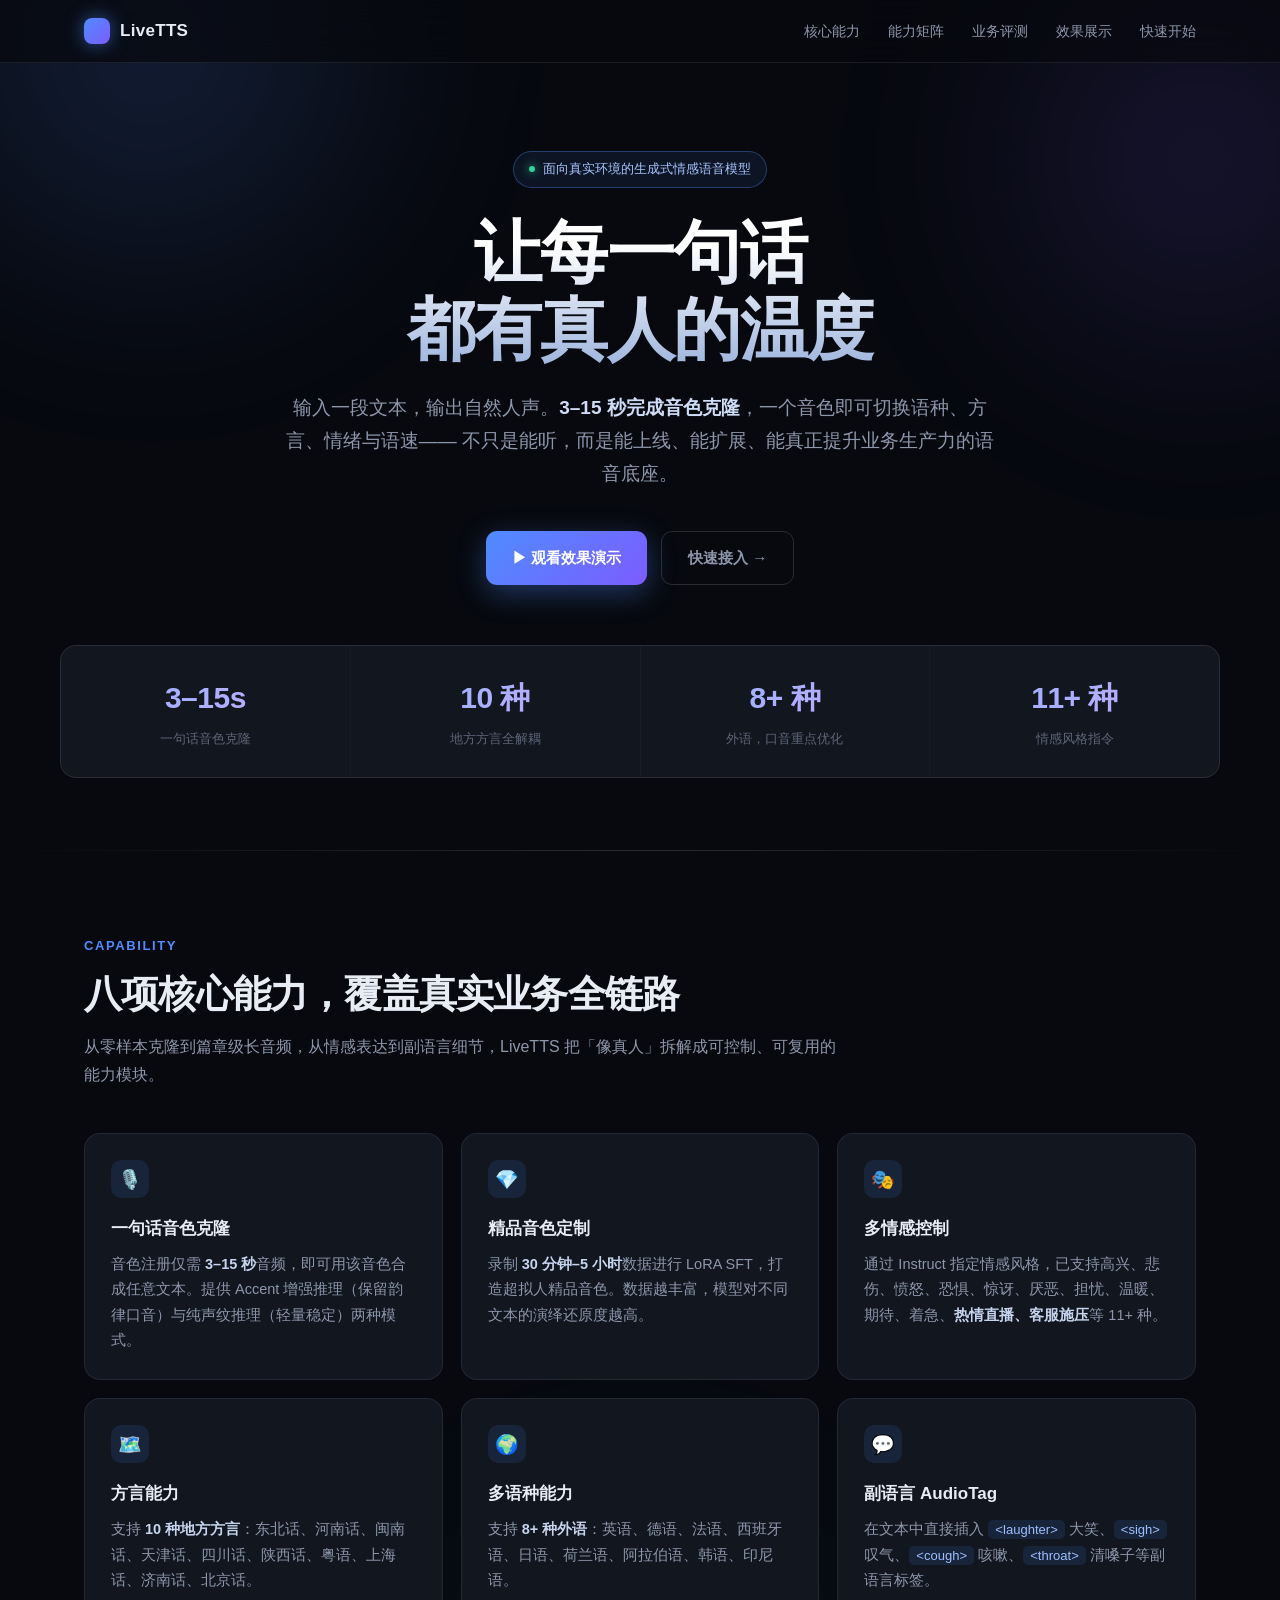
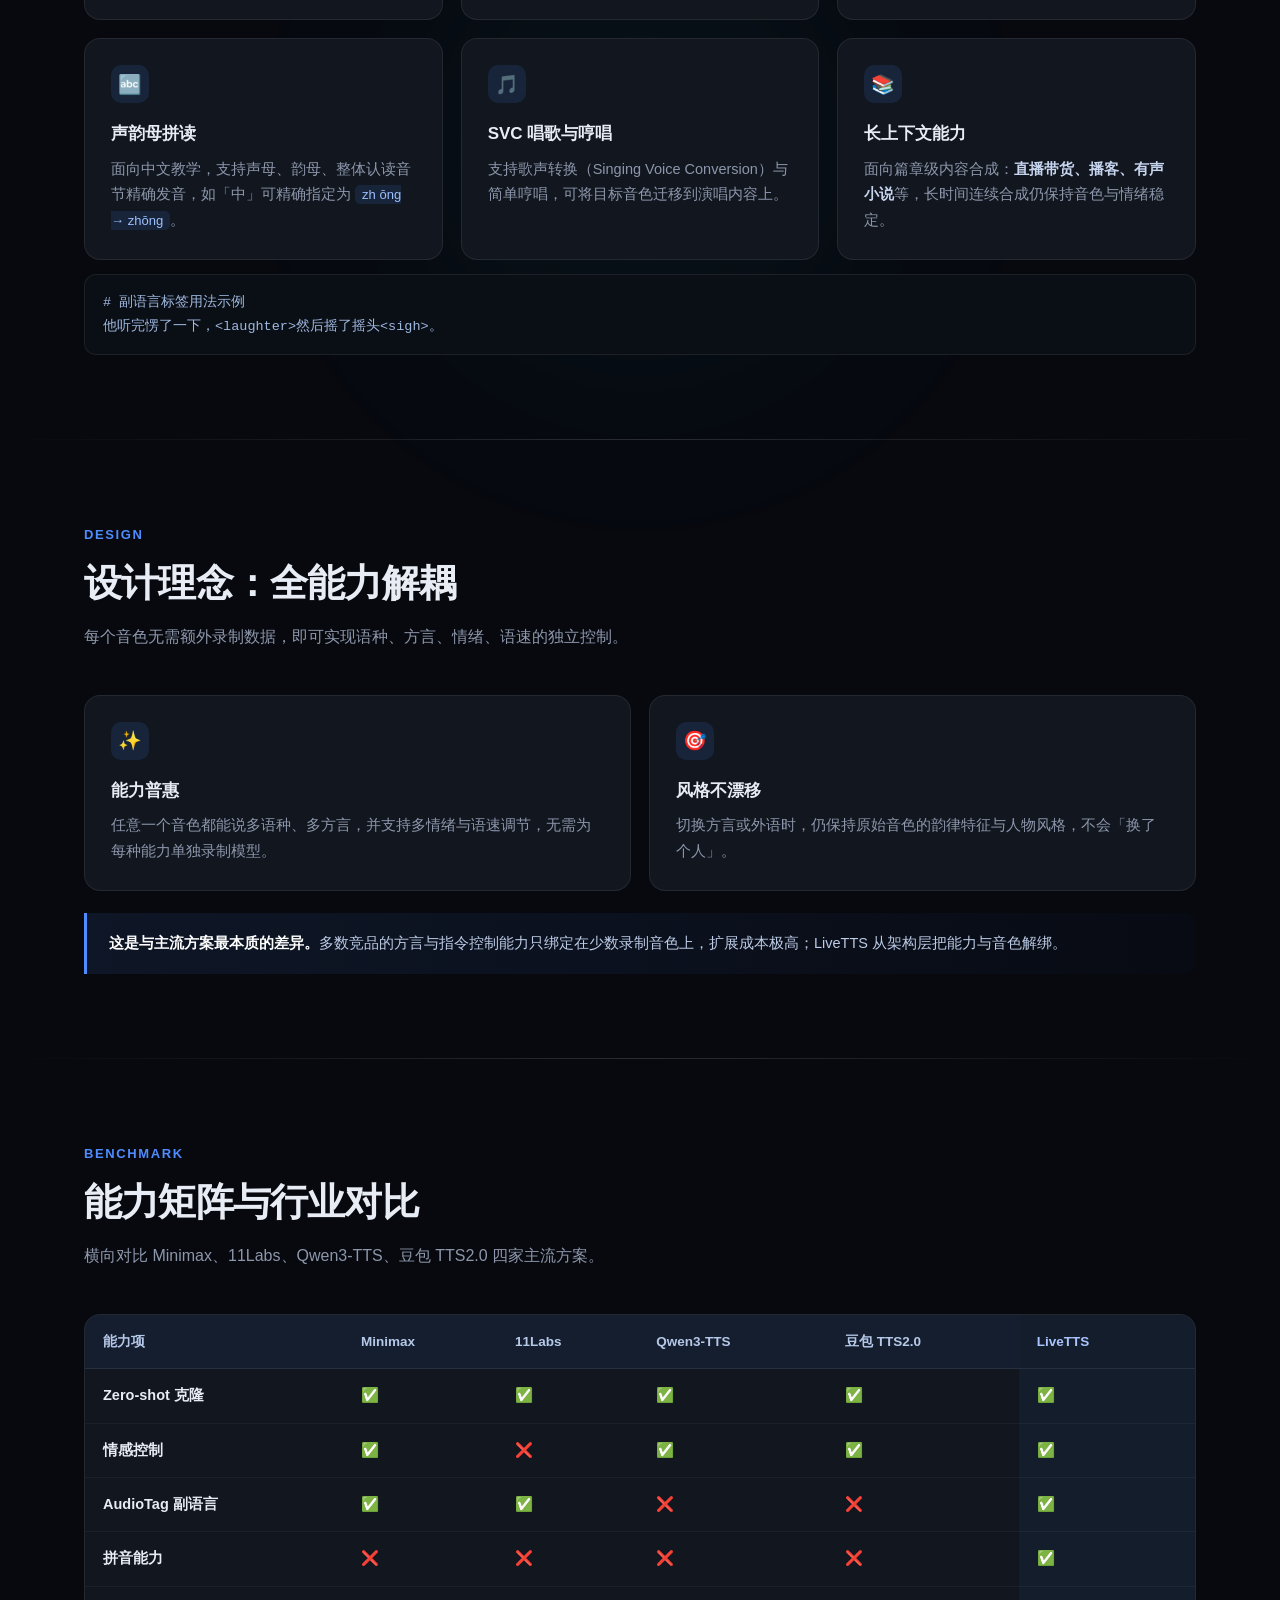
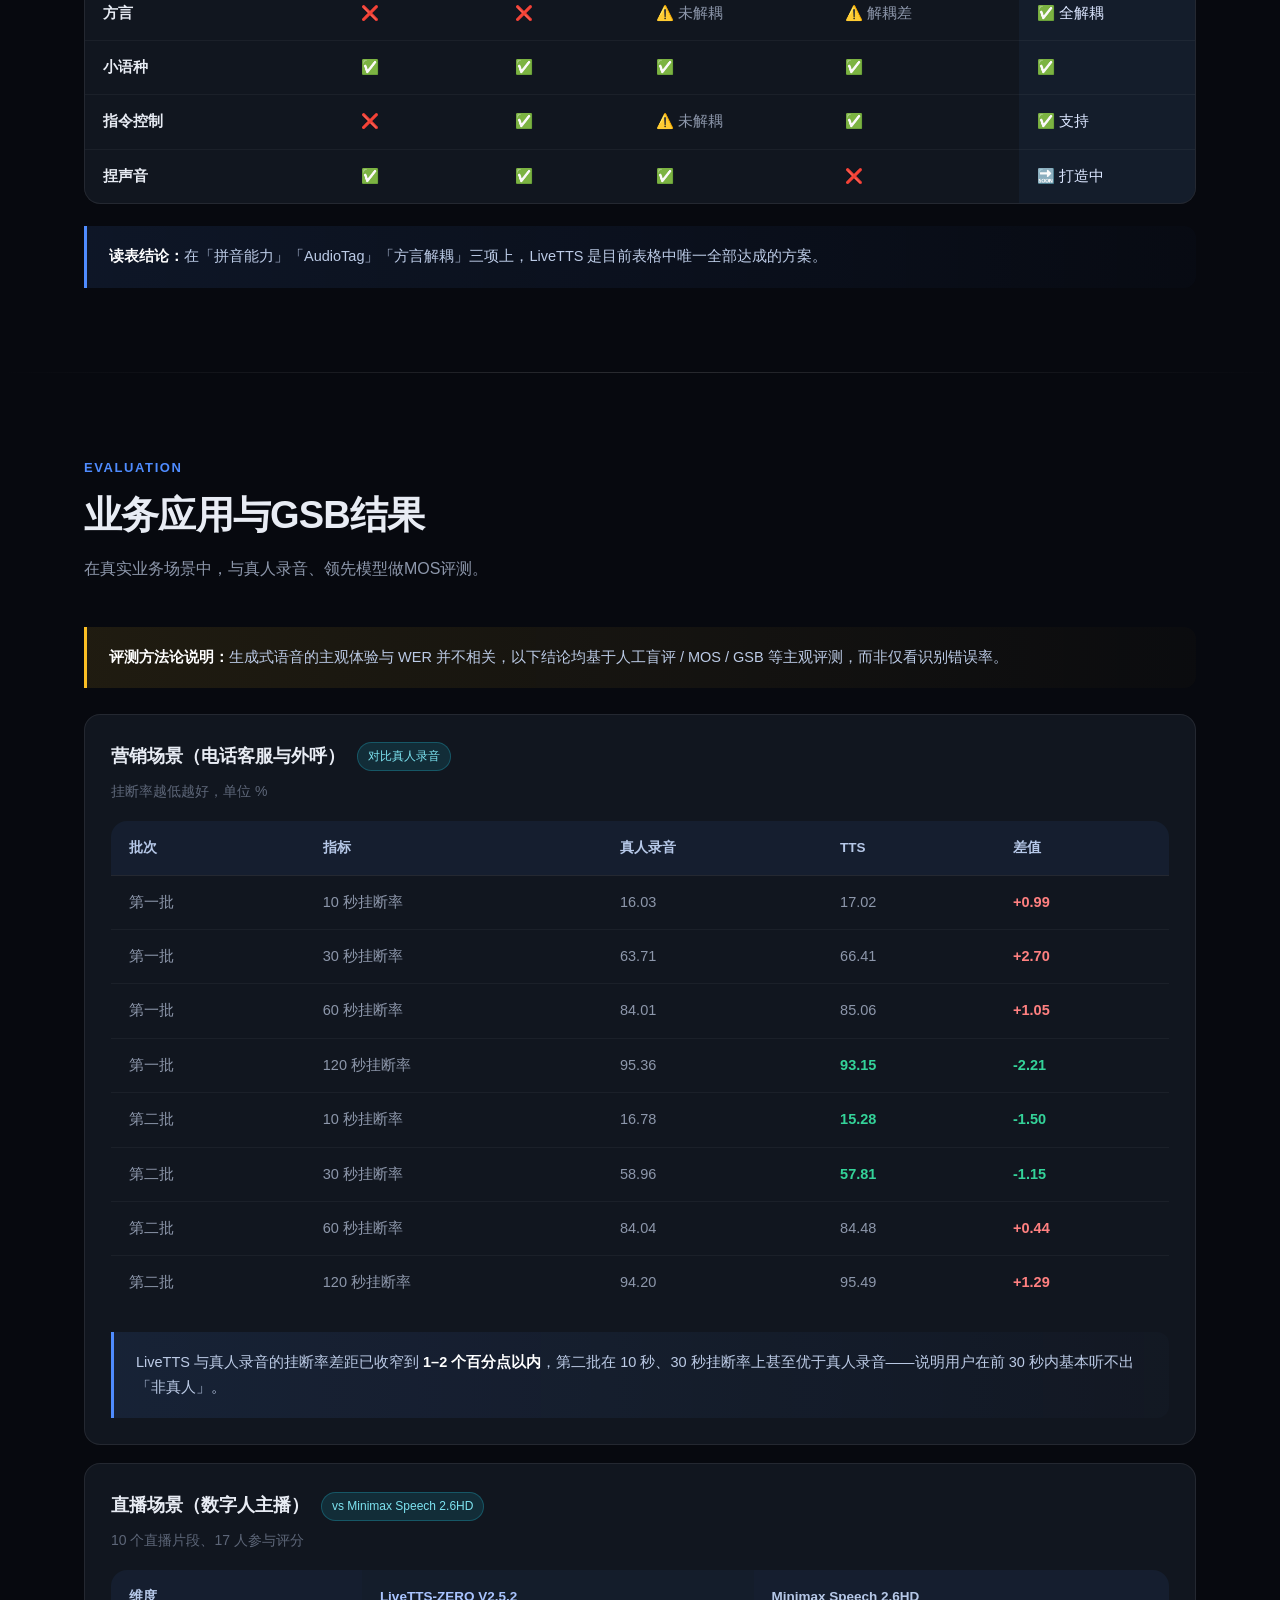
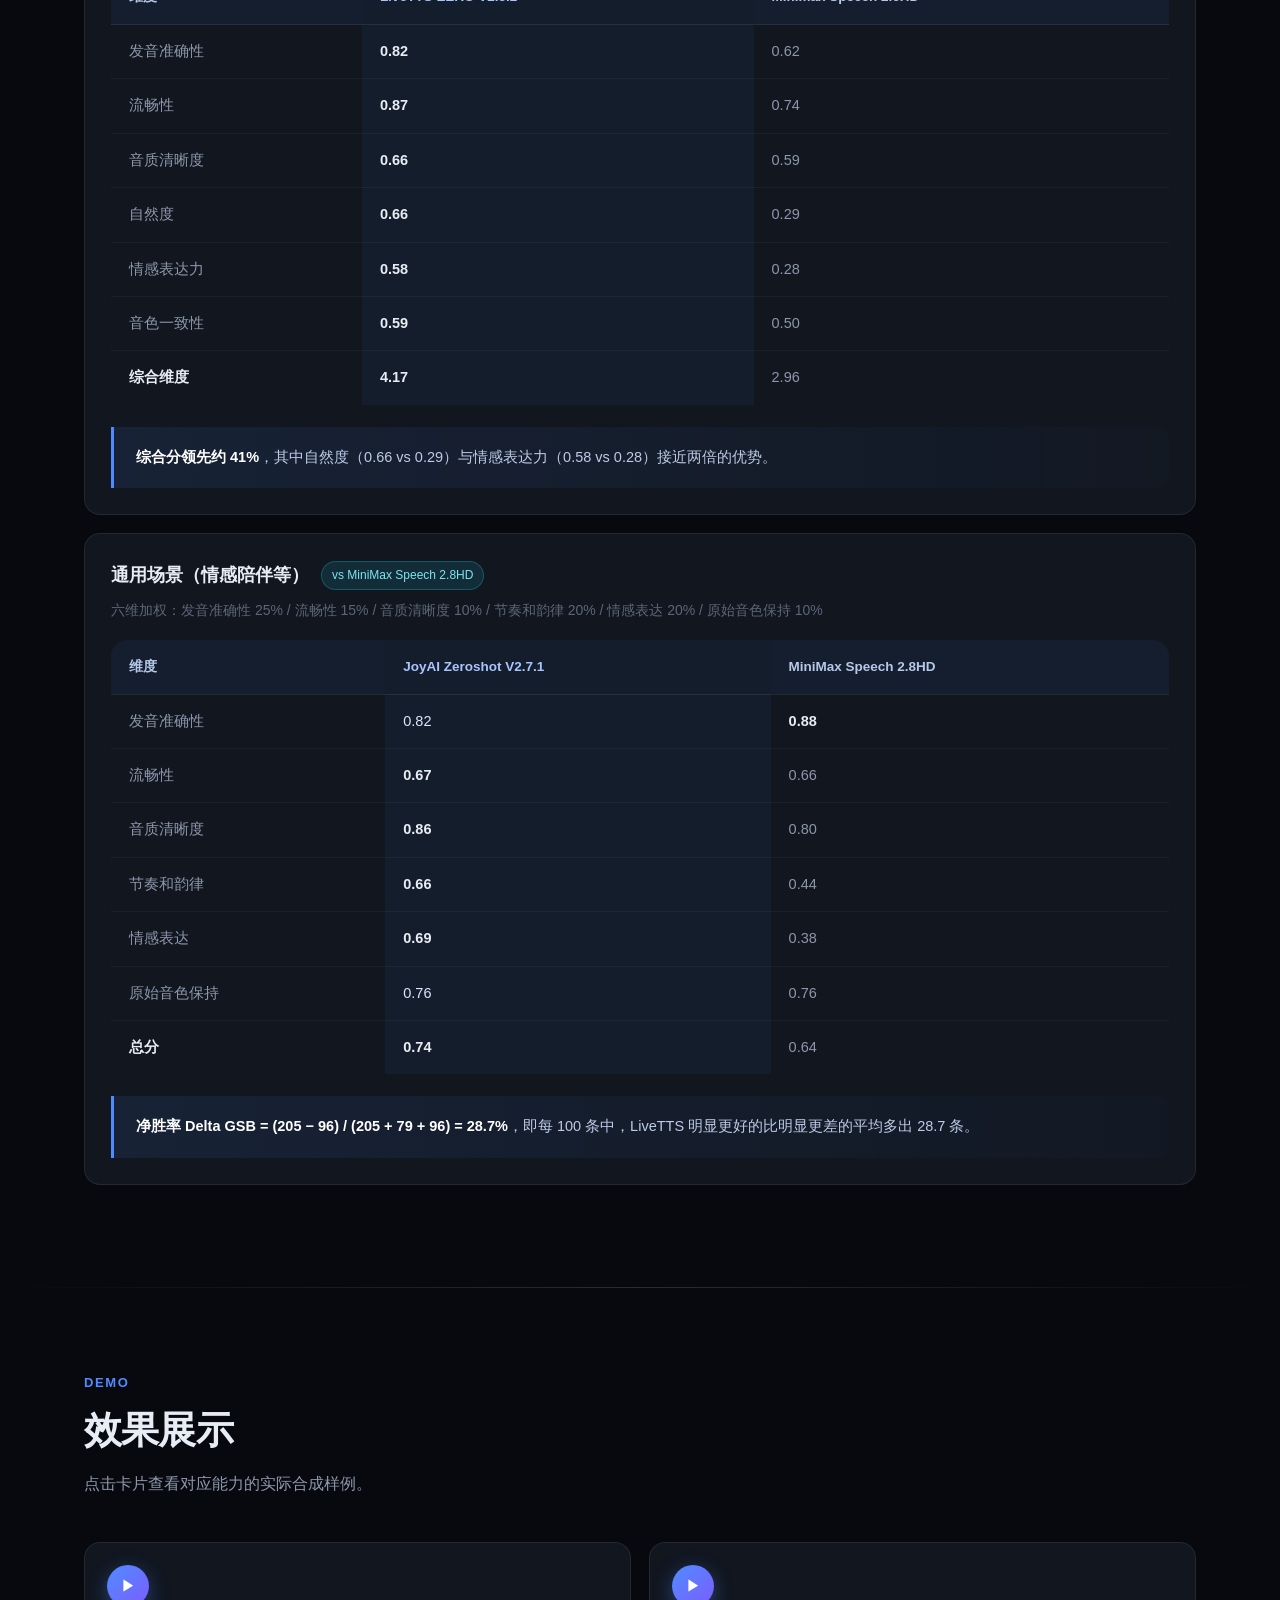
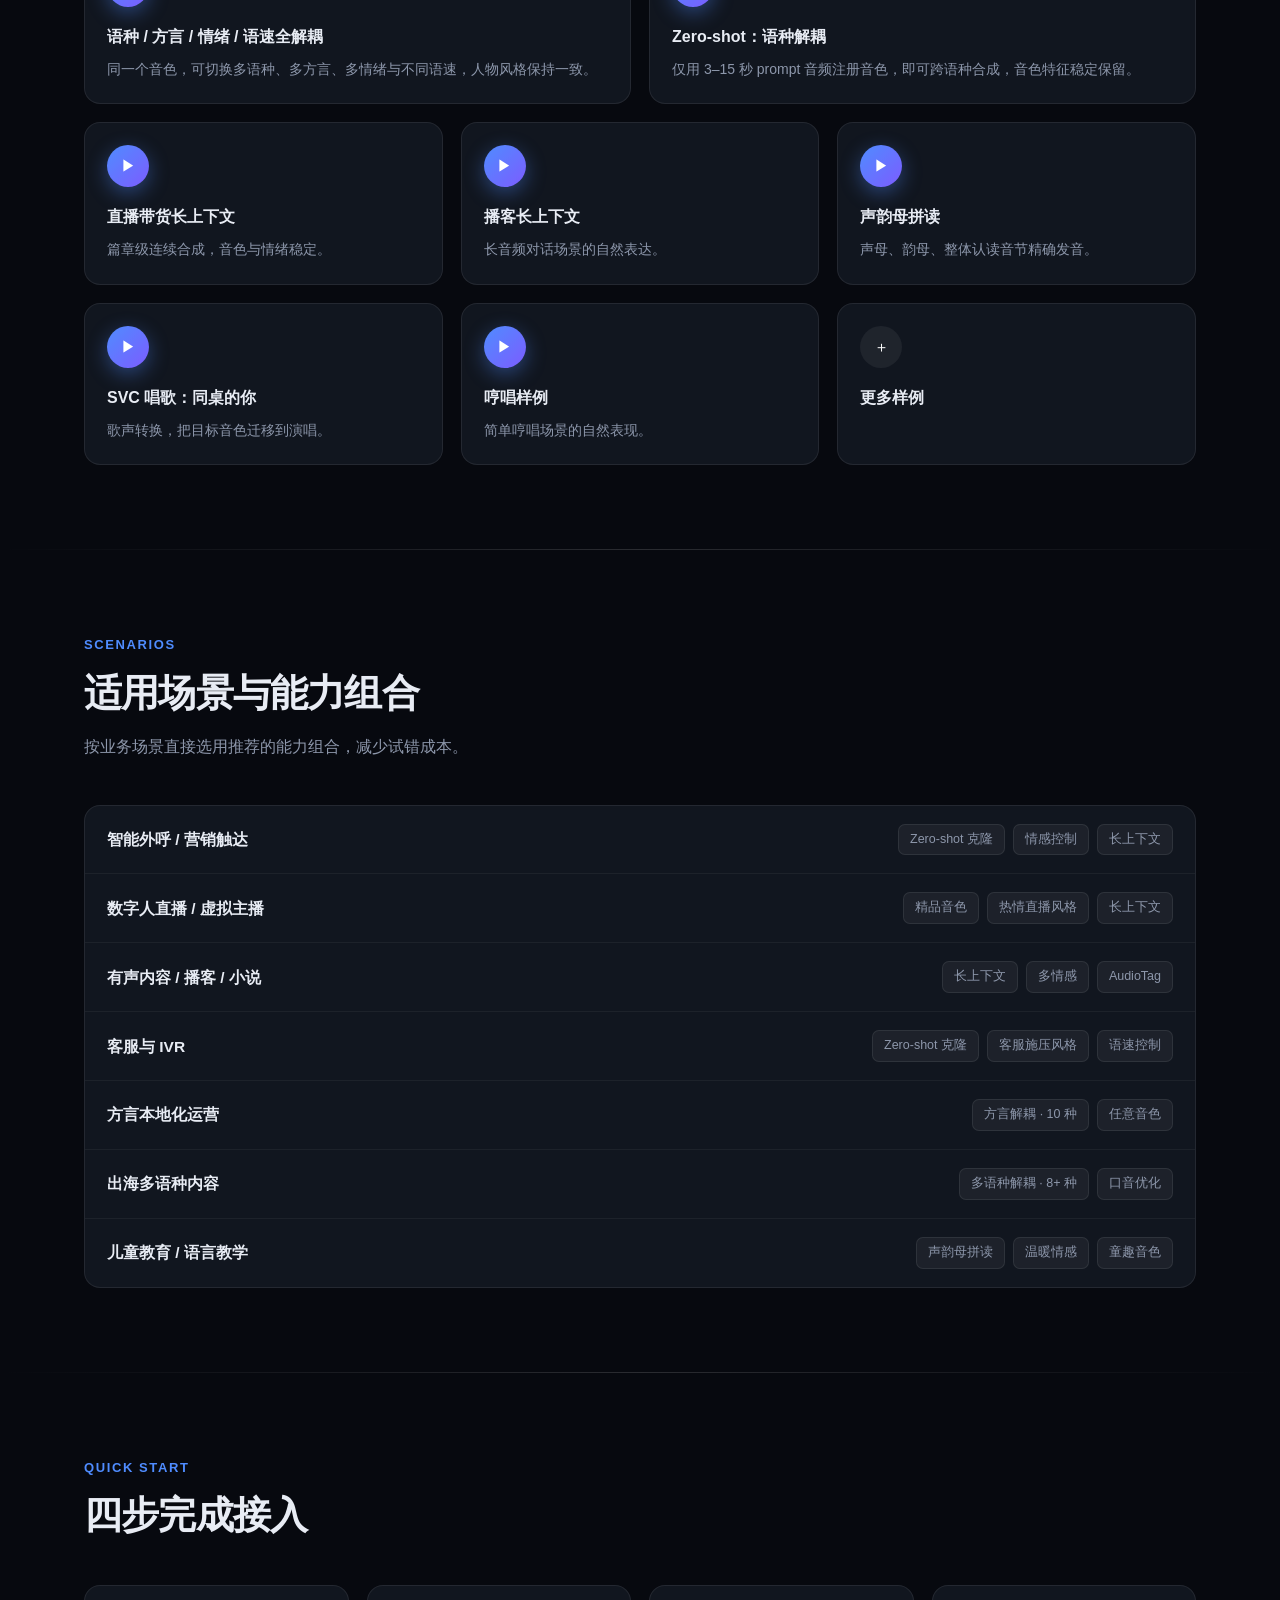
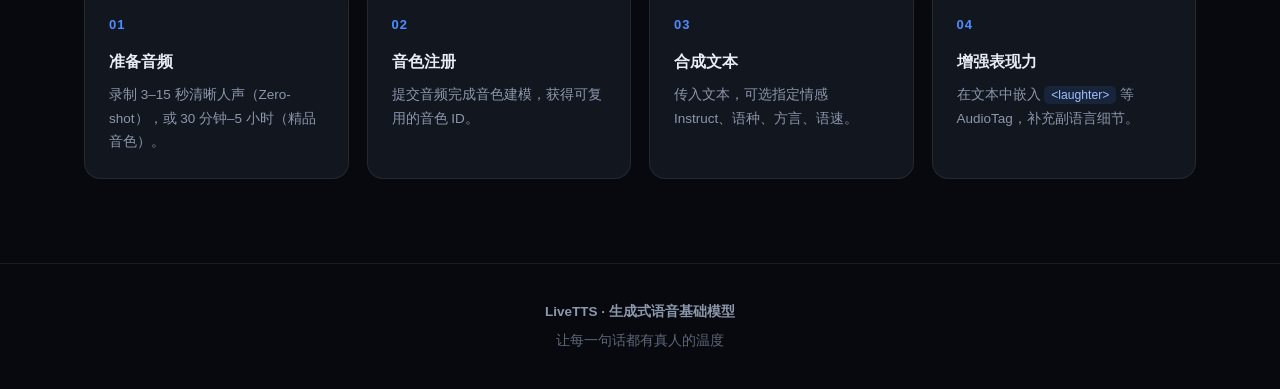
<file: livetts-github/index.html>
<!DOCTYPE html>
<html lang="zh-CN">
<head>
<meta charset="UTF-8">
<meta name="viewport" content="width=device-width, initial-scale=1.0">
<title>LiveTTS · 生成式语音基础模型</title>
<link rel="stylesheet" href="./assets/style.css?v=058517efc6ce">
<link rel="stylesheet" href="./assets/sample-panel.css?v=058517efc6ce">
<link rel="icon" href="./assets/favicon.svg" type="image/svg+xml">
<script src="./site.config.js?v=058517efc6ce" defer></script>
<script src="./data.js?v=058517efc6ce" defer></script>
<script src="./assets/app.js?v=058517efc6ce" defer></script>
</head>
<body>

<div class="glow glow-1"></div>
<div class="glow glow-2"></div>
<div class="glow glow-3"></div>

<header>
  <div class="wrap nav">
    <div class="brand"><span class="brand-mark"></span><span data-page-text="p0001">LiveTTS</span></div>
    <nav class="nav-links">
      <a href="#capability" data-page-text="p0002">核心能力</a>
      <a href="#matrix" data-page-text="p0003">能力矩阵</a>
      <a href="#eval" data-page-text="p0004">业务评测</a>
      <a href="#demo" data-page-text="p0005">效果展示</a>
      <a href="#start" data-page-text="p0006">快速开始</a>
    </nav>
  </div>
</header>

<!-- HERO -->
<div class="wrap hero" data-block-id="block-001" data-block-kind="首页">
  <div class="badge"><span class="dot"></span><span data-copy="badge">面向真实产品环境的生成式语音基础模型</span></div>
  <h1><span data-copy="heroFirst">让每一句话</span><br><span data-copy="heroSecond">都有真人的温度</span></h1>
  <p class="hero-sub">
    <span data-copy="heroIntro">输入一段文本，输出自然人声。</span><strong data-copy="heroEmphasis">3–15 秒完成音色克隆</strong><span data-copy="heroEnd">，一个音色即可切换语种、方言、情绪与语速——
    不只是能听，而是能上线、能扩展、能真正提升业务生产力的语音底座。</span>
  </p>
  <div class="cta-row">
    <a class="btn btn-primary" href="#demo" data-page-text="p0007">▶ 观看效果演示</a>
    <a class="btn btn-ghost" href="#start" data-page-text="p0008">快速接入 →</a>
  </div>

  <div class="stats">
    <div class="stat" data-block-id="block-002" data-block-kind="指标"><div class="stat-num" data-page-text="p0009">3–15s</div><div class="stat-label" data-page-text="p0010">一句话音色克隆</div></div>
    <div class="stat" data-block-id="block-003" data-block-kind="指标"><div class="stat-num" data-page-text="p0011">10 种</div><div class="stat-label" data-page-text="p0012">地方方言全解耦</div></div>
    <div class="stat" data-block-id="block-004" data-block-kind="指标"><div class="stat-num" data-page-text="p0013">8+ 种</div><div class="stat-label" data-page-text="p0014">外语，口音重点优化</div></div>
    <div class="stat" data-block-id="block-005" data-block-kind="指标"><div class="stat-num" data-page-text="p0015">11+ 种</div><div class="stat-label" data-page-text="p0016">情感风格指令</div></div>
  </div>
</div>

<div class="divider"></div>

<!-- 能力 -->
<section id="capability" data-block-id="block-006" data-block-kind="板块">
  <div class="wrap">
    <div class="sec-head">
      <div class="sec-tag" data-page-text="p0017">Capability</div>
      <h2 data-copy="capabilityTitle">八项核心能力，覆盖真实业务全链路</h2>
      <p class="sec-desc" data-copy="capabilityDescription">从零样本克隆到篇章级长音频，从情感表达到副语言细节，LiveTTS 把「像真人」拆解成可控制、可复用的能力模块。</p>
    </div>

    <div class="grid g3">
      <div class="card" data-block-id="block-007" data-block-kind="能力卡片">
        <div class="card-icon" data-page-text="p0018">🎙️</div>
        <h3 data-page-text="p0019">一句话音色克隆</h3>
        <p><span data-page-text="p0020">音色注册仅需 </span><strong data-page-text="p0022">3–15 秒</strong><span data-page-text="p0021">音频，即可用该音色合成任意文本。提供 Accent 增强推理（保留韵律口音）与纯声纹推理（轻量稳定）两种模式。</span></p>
      </div>
      <div class="card" data-block-id="block-008" data-block-kind="能力卡片">
        <div class="card-icon" data-page-text="p0023">💎</div>
        <h3 data-page-text="p0024">精品音色定制</h3>
        <p><span data-page-text="p0025">录制 </span><strong data-page-text="p0027">30 分钟–5 小时</strong><span data-page-text="p0026">数据进行 LoRA SFT，打造超拟人精品音色。数据越丰富，模型对不同文本的演绎还原度越高。</span></p>
      </div>
      <div class="card" data-block-id="block-009" data-block-kind="能力卡片">
        <div class="card-icon" data-page-text="p0028">🎭</div>
        <h3 data-page-text="p0029">多情感控制</h3>
        <p><span data-page-text="p0030">通过 Instruct 指定情感风格，已支持高兴、悲伤、愤怒、恐惧、惊讶、厌恶、担忧、温暖、期待、着急、</span><strong data-page-text="p0032">热情直播、客服施压</strong><span data-page-text="p0031">等 11+ 种。</span></p>
      </div>
      <div class="card" data-block-id="block-010" data-block-kind="能力卡片">
        <div class="card-icon" data-page-text="p0033">🗺️</div>
        <h3 data-page-text="p0034">方言能力</h3>
        <p><span data-page-text="p0035">支持 </span><strong data-page-text="p0037">10 种地方方言</strong><span data-page-text="p0036">：东北话、河南话、闽南话、天津话、四川话、陕西话、粤语、上海话、济南话、北京话。</span></p>
      </div>
      <div class="card" data-block-id="block-011" data-block-kind="能力卡片">
        <div class="card-icon" data-page-text="p0038">🌍</div>
        <h3 data-page-text="p0039">多语种能力</h3>
        <p><span data-page-text="p0040">支持 </span><strong data-page-text="p0043">8+ 种外语</strong><span data-page-text="p0041">：英语、德语、法语、西班牙语、日语、荷兰语、阿拉伯语、韩语、印尼语。</span><strong data-page-text="p0044">口音问题重点优化</strong><span data-page-text="p0042">。</span></p>
      </div>
      <div class="card" data-block-id="block-012" data-block-kind="能力卡片">
        <div class="card-icon" data-page-text="p0045">💬</div>
        <h3 data-page-text="p0046">副语言 AudioTag</h3>
        <p><span data-page-text="p0047">在文本中直接插入 </span><span class="inline-code" data-page-text="p0052">&lt;laughter&gt;</span><span data-page-text="p0048"> 大笑、</span><span class="inline-code" data-page-text="p0053">&lt;sigh&gt;</span><span data-page-text="p0049"> 叹气、</span><span class="inline-code" data-page-text="p0054">&lt;cough&gt;</span><span data-page-text="p0050"> 咳嗽、</span><span class="inline-code" data-page-text="p0055">&lt;throat&gt;</span><span data-page-text="p0051"> 清嗓子等非语言发声。</span></p>
      </div>
      <div class="card" data-block-id="block-013" data-block-kind="能力卡片">
        <div class="card-icon" data-page-text="p0056">🔤</div>
        <h3 data-page-text="p0057">声韵母拼读</h3>
        <p><span data-page-text="p0058">面向中文教学与评测，支持声母、韵母、整体认读音节精确发音，如「中」可精确指定为 </span><span class="inline-code" data-page-text="p0060">zh ōng → zhōng</span><span data-page-text="p0059">。</span></p>
      </div>
      <div class="card" data-block-id="block-014" data-block-kind="能力卡片">
        <div class="card-icon" data-page-text="p0061">🎵</div>
        <h3 data-page-text="p0062">SVC 唱歌与哼唱</h3>
        <p data-page-text="p0063">支持歌声转换（Singing Voice Conversion）与简单哼唱，可将目标音色迁移到演唱内容上。</p>
      </div>
      <div class="card" data-block-id="block-015" data-block-kind="能力卡片">
        <div class="card-icon" data-page-text="p0064">📚</div>
        <h3 data-page-text="p0065">长上下文能力</h3>
        <p><span data-page-text="p0066">面向篇章级内容合成：</span><strong data-page-text="p0068">直播带货、播客、有声小说</strong><span data-page-text="p0067">等，长时间连续合成仍保持音色与情绪稳定。</span></p>
      </div>
    </div>

    <pre data-block-id="block-016" data-block-kind="代码示例"><code data-page-text="p0069"># 副语言标签用法示例
他听完愣了一下，&lt;laughter&gt;然后摇了摇头&lt;sigh&gt;。</code></pre>
  </div>
</section>

<div class="divider"></div>

<!-- 解耦 -->
<section data-block-id="block-017" data-block-kind="板块">
  <div class="wrap">
    <div class="sec-head">
      <div class="sec-tag" data-page-text="p0070">Design</div>
      <h2 data-page-text="p0071">设计理念：全能力解耦</h2>
      <p class="sec-desc" data-page-text="p0072">每个音色无需额外录制数据，即可实现语种、方言、情绪、语速的独立控制。</p>
    </div>

    <div class="grid g2">
      <div class="card" data-block-id="block-018" data-block-kind="能力卡片">
        <div class="card-icon" data-page-text="p0073">✨</div>
        <h3 data-page-text="p0074">能力普惠</h3>
        <p data-page-text="p0075">任意一个音色都能说多语种、多方言，并支持多情绪与语速调节，无需为每种能力单独录制模型。</p>
      </div>
      <div class="card" data-block-id="block-019" data-block-kind="能力卡片">
        <div class="card-icon" data-page-text="p0076">🎯</div>
        <h3 data-page-text="p0077">风格不漂移</h3>
        <p data-page-text="p0078">切换方言或外语时，仍保持原始音色的韵律特征与人物风格，不会「换了个人」。</p>
      </div>
    </div>

    <div class="callout" data-block-id="block-020" data-block-kind="说明">
      <strong data-page-text="p0080">这是与同类方案最本质的差异。</strong><span data-page-text="p0079">多数竞品的方言与指令控制能力只绑定在少数录制音色上，扩展成本极高；LiveTTS 从架构层把能力与音色解绑。
    </span></div>
  </div>
</section>

<div class="divider"></div>

<!-- 能力矩阵 -->
<section id="matrix" data-block-id="block-021" data-block-kind="板块">
  <div class="wrap">
    <div class="sec-head">
      <div class="sec-tag" data-page-text="p0081">Benchmark</div>
      <h2 data-page-text="p0082">能力矩阵与行业对比</h2>
      <p class="sec-desc" data-page-text="p0083">横向对比 Minimax、11Labs、Qwen3-TTS、豆包 TTS2.0 四家主流方案。</p>
    </div>

    <div class="table-wrap">
      <table>
        <thead>
          <tr>
            <th data-page-text="p0084">能力项</th>
            <th data-page-text="p0085">Minimax</th>
            <th data-page-text="p0086">11Labs</th>
            <th data-page-text="p0087">Qwen3-TTS</th>
            <th data-page-text="p0088">豆包 TTS2.0</th>
            <th class="col-hl" data-page-text="p0089">LiveTTS</th>
          </tr>
        </thead>
        <tbody>
          <tr><td><strong data-page-text="p0090">Zero-shot 克隆</strong></td><td data-page-text="p0091">✅</td><td data-page-text="p0092">✅</td><td data-page-text="p0093">✅</td><td data-page-text="p0094">✅</td><td class="col-hl" data-page-text="p0095">✅</td></tr>
          <tr><td><strong data-page-text="p0096">情感控制</strong></td><td data-page-text="p0097">✅</td><td data-page-text="p0098">❌</td><td data-page-text="p0099">✅</td><td data-page-text="p0100">✅</td><td class="col-hl" data-page-text="p0101">✅</td></tr>
          <tr><td><strong data-page-text="p0102">AudioTag 副语言</strong></td><td data-page-text="p0103">✅</td><td data-page-text="p0104">✅</td><td data-page-text="p0105">❌</td><td data-page-text="p0106">❌</td><td class="col-hl" data-page-text="p0107">✅</td></tr>
          <tr><td><strong data-page-text="p0108">拼音能力</strong></td><td data-page-text="p0109">❌</td><td data-page-text="p0110">❌</td><td data-page-text="p0111">❌</td><td data-page-text="p0112">❌</td><td class="col-hl" data-page-text="p0113">✅</td></tr>
          <tr><td><strong data-page-text="p0114">方言</strong></td><td data-page-text="p0115">❌</td><td data-page-text="p0116">❌</td><td data-page-text="p0117">⚠️ 未解耦</td><td data-page-text="p0118">⚠️ 解耦差</td><td class="col-hl" data-page-text="p0119">✅ 全解耦</td></tr>
          <tr><td><strong data-page-text="p0120">小语种</strong></td><td data-page-text="p0121">✅</td><td data-page-text="p0122">✅</td><td data-page-text="p0123">✅</td><td data-page-text="p0124">✅</td><td class="col-hl" data-page-text="p0125">✅</td></tr>
          <tr><td><strong data-page-text="p0126">指令控制</strong></td><td data-page-text="p0127">❌</td><td data-page-text="p0128">✅</td><td data-page-text="p0129">⚠️ 未解耦</td><td data-page-text="p0130">✅</td><td class="col-hl" data-page-text="p0131">✅ 支持</td></tr>
          <tr><td><strong data-page-text="p0132">捏声音</strong></td><td data-page-text="p0133">✅</td><td data-page-text="p0134">✅</td><td data-page-text="p0135">✅</td><td data-page-text="p0136">❌</td><td class="col-hl" data-page-text="p0137">🔜 打造中</td></tr>
        </tbody>
      </table>
    </div>

    <div class="callout" data-block-id="block-022" data-block-kind="说明">
      <strong data-page-text="p0139">读表结论：</strong><span data-page-text="p0138">在「拼音能力」「AudioTag」「方言解耦」三项上，LiveTTS 是目前表格中唯一全部达成的方案。
    </span></div>
  </div>
</section>

<div class="divider"></div>

<!-- 评测 -->
<section id="eval" data-block-id="block-023" data-block-kind="板块">
  <div class="wrap">
    <div class="sec-head">
      <div class="sec-tag" data-page-text="p0140">Evaluation</div>
      <h2 data-copy="evalTitle">业务应用与盲评结果</h2>
      <p class="sec-desc" data-copy="evalDescription">在真实业务场景中与真人录音、主流竞品做对照评测。</p>
    </div>

    <div class="callout callout-note" style="margin-bottom:26px" data-block-id="block-024" data-block-kind="说明">
      <strong data-page-text="p0142">评测方法论说明：</strong><span data-page-text="p0141">生成式语音的主观体验与 WER 并不相关，以下结论均基于人工盲评 / MOS / GSB 等主观评测，而非仅看识别错误率。
    </span></div>

    <!-- 5.1 -->
    <div class="eval-card" data-block-id="block-025" data-block-kind="评测卡片">
      <div class="eval-title"><h3 data-page-text="p0143">智能化营销（外呼）</h3><span class="tag" data-page-text="p0144">对比真人录音</span></div>
      <p class="eval-sub" data-page-text="p0145">挂断率越低越好，单位 %</p>
      <div class="table-wrap">
        <table>
          <thead><tr><th data-page-text="p0146">批次</th><th data-page-text="p0147">指标</th><th data-page-text="p0148">真人录音</th><th data-page-text="p0149">TTS</th><th data-page-text="p0150">差值</th></tr></thead>
          <tbody>
            <tr><td data-page-text="p0151">第一批</td><td data-page-text="p0152">10 秒挂断率</td><td class="num" data-page-text="p0153">16.03</td><td class="num" data-page-text="p0154">17.02</td><td class="num down" data-page-text="p0155">+0.99</td></tr>
            <tr><td data-page-text="p0156">第一批</td><td data-page-text="p0157">30 秒挂断率</td><td class="num" data-page-text="p0158">63.71</td><td class="num" data-page-text="p0159">66.41</td><td class="num down" data-page-text="p0160">+2.70</td></tr>
            <tr><td data-page-text="p0161">第一批</td><td data-page-text="p0162">60 秒挂断率</td><td class="num" data-page-text="p0163">84.01</td><td class="num" data-page-text="p0164">85.06</td><td class="num down" data-page-text="p0165">+1.05</td></tr>
            <tr><td data-page-text="p0166">第一批</td><td data-page-text="p0167">120 秒挂断率</td><td class="num" data-page-text="p0168">95.36</td><td class="num up" data-page-text="p0169">93.15</td><td class="num up" data-page-text="p0170">-2.21</td></tr>
            <tr><td data-page-text="p0171">第二批</td><td data-page-text="p0172">10 秒挂断率</td><td class="num" data-page-text="p0173">16.78</td><td class="num up" data-page-text="p0174">15.28</td><td class="num up" data-page-text="p0175">-1.50</td></tr>
            <tr><td data-page-text="p0176">第二批</td><td data-page-text="p0177">30 秒挂断率</td><td class="num" data-page-text="p0178">58.96</td><td class="num up" data-page-text="p0179">57.81</td><td class="num up" data-page-text="p0180">-1.15</td></tr>
            <tr><td data-page-text="p0181">第二批</td><td data-page-text="p0182">60 秒挂断率</td><td class="num" data-page-text="p0183">84.04</td><td class="num" data-page-text="p0184">84.48</td><td class="num down" data-page-text="p0185">+0.44</td></tr>
            <tr><td data-page-text="p0186">第二批</td><td data-page-text="p0187">120 秒挂断率</td><td class="num" data-page-text="p0188">94.20</td><td class="num" data-page-text="p0189">95.49</td><td class="num down" data-page-text="p0190">+1.29</td></tr>
          </tbody>
        </table>
      </div>
      <div class="callout" data-block-id="block-026" data-block-kind="说明"><span data-page-text="p0191">TTS 与真人录音的挂断率差距已收窄到 </span><strong data-page-text="p0193">1–2 个百分点以内</strong><span data-page-text="p0192">，第二批在 10 秒、30 秒挂断率上甚至优于真人录音——说明用户在前 30 秒内基本听不出「非真人」。</span></div>
    </div>

    <!-- GSB -->
    <div class="eval-card" data-block-id="block-027" data-block-kind="评测卡片">
      <div class="eval-title"><h3 data-page-text="p0194">GSB 盲评</h3><span class="tag" data-page-text="p0195">5 个行业 · 16 个音色</span></div>
      <p class="eval-sub" data-page-text="p0196">打乱编码盲评，Group1 收回 15 份、Group2 收回 13 份评估</p>
      <div class="table-wrap">
        <table>
          <thead><tr><th data-page-text="p0197">组别</th><th data-page-text="p0198">对比模型</th><th class="col-hl" data-page-text="p0199">LiveTTS-ZERO</th><th data-page-text="p0200">竞品</th></tr></thead>
          <tbody>
            <tr><td data-page-text="p0201">Group1</td><td data-page-text="p0202">Minimax Speech 2.8HD / 11Labs V3</td><td class="col-hl"><strong data-page-text="p0203">53.25%</strong></td><td data-page-text="p0204">13.01% / 13.01%</td></tr>
            <tr><td data-page-text="p0205">Group2</td><td data-page-text="p0206">豆包 TTS2.0 / Qwen3-TTS</td><td class="col-hl"><strong data-page-text="p0207">47.03%</strong></td><td data-page-text="p0208">20.55% / 8.22%</td></tr>
          </tbody>
        </table>
      </div>
    </div>

    <!-- 数字人 -->
    <div class="eval-card" data-block-id="block-028" data-block-kind="评测卡片">
      <div class="eval-title"><h3 data-page-text="p0209">数字人直播</h3><span class="tag" data-page-text="p0210">vs Minimax Speech 2.6HD</span></div>
      <p class="eval-sub" data-page-text="p0211">10 个直播片段、17 人参与评分</p>
      <div class="table-wrap">
        <table>
          <thead><tr><th data-page-text="p0212">维度</th><th class="col-hl" data-page-text="p0213">LiveTTS-ZERO V2.5.2</th><th data-page-text="p0214">Minimax Speech 2.6HD</th></tr></thead>
          <tbody>
            <tr><td data-page-text="p0215">发音准确性</td><td class="col-hl num"><strong data-page-text="p0216">0.82</strong></td><td class="num" data-page-text="p0217">0.62</td></tr>
            <tr><td data-page-text="p0218">流畅性</td><td class="col-hl num"><strong data-page-text="p0219">0.87</strong></td><td class="num" data-page-text="p0220">0.74</td></tr>
            <tr><td data-page-text="p0221">音质清晰度</td><td class="col-hl num"><strong data-page-text="p0222">0.66</strong></td><td class="num" data-page-text="p0223">0.59</td></tr>
            <tr><td data-page-text="p0224">自然度</td><td class="col-hl num"><strong data-page-text="p0225">0.66</strong></td><td class="num" data-page-text="p0226">0.29</td></tr>
            <tr><td data-page-text="p0227">情感表达力</td><td class="col-hl num"><strong data-page-text="p0228">0.58</strong></td><td class="num" data-page-text="p0229">0.28</td></tr>
            <tr><td data-page-text="p0230">音色一致性</td><td class="col-hl num"><strong data-page-text="p0231">0.59</strong></td><td class="num" data-page-text="p0232">0.50</td></tr>
            <tr><td><strong data-page-text="p0233">综合维度</strong></td><td class="col-hl num"><strong data-page-text="p0234">4.17</strong></td><td class="num" data-page-text="p0235">2.96</td></tr>
          </tbody>
        </table>
      </div>
      <div class="callout" data-block-id="block-029" data-block-kind="说明"><strong data-page-text="p0237">综合分领先约 41%</strong><span data-page-text="p0236">，其中自然度（0.66 vs 0.29）与情感表达力（0.58 vs 0.28）接近竞品的两倍。</span></div>
    </div>

    <!-- JoyAI -->
    <div class="eval-card" data-block-id="block-030" data-block-kind="评测卡片">
      <div class="eval-title"><h3 data-page-text="p0238">JoyAI 通用场景</h3><span class="tag" data-page-text="p0239">vs MiniMax Speech 2.8HD</span></div>
      <p class="eval-sub" data-page-text="p0240">六维加权：发音准确性 25% / 流畅性 15% / 音质清晰度 10% / 节奏和韵律 20% / 情感表达 20% / 原始音色保持 10%</p>
      <div class="table-wrap">
        <table>
          <thead><tr><th data-page-text="p0241">维度</th><th class="col-hl" data-page-text="p0242">JoyAI Zeroshot V2.7.1</th><th data-page-text="p0243">MiniMax Speech 2.8HD</th></tr></thead>
          <tbody>
            <tr><td data-page-text="p0244">发音准确性</td><td class="col-hl num" data-page-text="p0245">0.82</td><td class="num"><strong data-page-text="p0246">0.88</strong></td></tr>
            <tr><td data-page-text="p0247">流畅性</td><td class="col-hl num"><strong data-page-text="p0248">0.67</strong></td><td class="num" data-page-text="p0249">0.66</td></tr>
            <tr><td data-page-text="p0250">音质清晰度</td><td class="col-hl num"><strong data-page-text="p0251">0.86</strong></td><td class="num" data-page-text="p0252">0.80</td></tr>
            <tr><td data-page-text="p0253">节奏和韵律</td><td class="col-hl num"><strong data-page-text="p0254">0.66</strong></td><td class="num" data-page-text="p0255">0.44</td></tr>
            <tr><td data-page-text="p0256">情感表达</td><td class="col-hl num"><strong data-page-text="p0257">0.69</strong></td><td class="num" data-page-text="p0258">0.38</td></tr>
            <tr><td data-page-text="p0259">原始音色保持</td><td class="col-hl num" data-page-text="p0260">0.76</td><td class="num" data-page-text="p0261">0.76</td></tr>
            <tr><td><strong data-page-text="p0262">总分</strong></td><td class="col-hl num"><strong data-page-text="p0263">0.74</strong></td><td class="num" data-page-text="p0264">0.64</td></tr>
          </tbody>
        </table>
      </div>
      <div class="callout" data-block-id="block-031" data-block-kind="说明"><strong data-page-text="p0266">净胜率 Delta GSB = (205 − 96) / (205 + 79 + 96) = 28.7%</strong><span data-page-text="p0265">，即每 100 条中，LiveTTS 明显更好的比明显更差的平均多出 28.7 条。</span></div>
    </div>

    <!-- 方言 -->
    <div class="eval-card" data-block-id="block-032" data-block-kind="评测卡片">
      <div class="eval-title"><h3 data-page-text="p0267">JoyInside 方言解耦</h3><span class="tag" data-page-text="p0268">vs 豆包 TTS2.0</span></div>
      <p class="eval-sub" data-page-text="p0269">8 个方言 × 每方言 5 个随机音色 × 10 句文本，由 3 名本地人 + 3–7 名可听懂的外包同学评分</p>
      <div class="callout" data-page-text="p0270" data-block-id="block-033" data-block-kind="说明">在全部 8 个方言上，LiveTTS 的偏好占比均高于豆包 TTS2.0，验证了「任意音色都能说方言且保持原音色」的解耦能力。</div>
    </div>

    <!-- 文明之影 -->
    <div class="eval-card" data-block-id="block-034" data-block-kind="评测卡片">
      <div class="eval-title"><h3 data-page-text="p0271">文明之影（内容创作场景）</h3><span class="tag" data-page-text="p0272">vs Minimax Speech 2.8HD</span></div>
      <p class="eval-sub" data-page-text="p0273">长文本内容演绎综合评测</p>
      <div class="table-wrap">
        <table>
          <thead><tr><th data-page-text="p0274">维度</th><th class="col-hl" data-page-text="p0275">LiveTTS V2.7.3</th><th data-page-text="p0276">Minimax Speech 2.8HD</th></tr></thead>
          <tbody>
            <tr><td data-page-text="p0277">发音准确性</td><td class="col-hl num"><strong data-page-text="p0278">0.8969</strong></td><td class="num" data-page-text="p0279">0.7062</td></tr>
            <tr><td data-page-text="p0280">流畅性</td><td class="col-hl num"><strong data-page-text="p0281">0.9719</strong></td><td class="num" data-page-text="p0282">0.9344</td></tr>
            <tr><td data-page-text="p0283">音质清晰度</td><td class="col-hl num"><strong data-page-text="p0284">0.8438</strong></td><td class="num" data-page-text="p0285">0.4500</td></tr>
            <tr><td data-page-text="p0286">自然度</td><td class="col-hl num"><strong data-page-text="p0287">0.9094</strong></td><td class="num" data-page-text="p0288">0.8188</td></tr>
            <tr><td data-page-text="p0289">情感表达</td><td class="col-hl num"><strong data-page-text="p0290">0.8527</strong></td><td class="num" data-page-text="p0291">0.8094</td></tr>
            <tr><td data-page-text="p0292">音色一致性</td><td class="col-hl num"><strong data-page-text="p0293">0.8969</strong></td><td class="num" data-page-text="p0294">0.1750</td></tr>
            <tr><td><strong data-page-text="p0295">综合平均分</strong></td><td class="col-hl num"><strong data-page-text="p0296">0.8953</strong></td><td class="num" data-page-text="p0297">0.6490</td></tr>
            <tr><td><strong data-page-text="p0298">综合 MOS</strong></td><td class="col-hl num"><strong data-page-text="p0299">4.791</strong></td><td class="num" data-page-text="p0300">4.298</td></tr>
          </tbody>
        </table>
      </div>
      <div class="callout" data-block-id="block-035" data-block-kind="说明"><strong data-page-text="p0302">74.76% 的测评人认为 LiveTTS 效果更好</strong><span data-page-text="p0301">，竞品仅获 12.93% 偏好；音色一致性维度差距最大（0.8969 vs 0.1750）。</span></div>
    </div>
  </div>
</section>

<div class="divider"></div>

<!-- 演示 -->
<section id="demo" data-block-id="block-036" data-block-kind="板块">
  <div class="wrap">
    <div class="sec-head">
      <div class="sec-tag" data-page-text="p0303">Demo</div>
      <h2 data-copy="demoTitle">效果展示</h2>
      <p class="sec-desc" data-copy="demoDescription">点击卡片查看对应能力的实际合成样例。</p>
    </div>

    <div class="grid g2" style="margin-bottom:18px">
      <a class="demo-card" href="#sample-dialog" data-demo="preset" aria-haspopup="dialog" data-block-id="block-037" data-block-kind="演示卡片">
        <div class="demo-play" data-page-text="p0304">▶</div>
        <h4 data-page-text="p0305">精品音色：语种 / 方言 / 情绪 / 语速全解耦</h4>
        <p data-page-text="p0306">同一个精品音色，可切换多语种、多方言、多情绪与不同语速，人物风格保持一致。</p>
      </a>
      <a class="demo-card" href="#sample-dialog" data-demo="zeroshot" aria-haspopup="dialog" data-block-id="block-038" data-block-kind="演示卡片">
        <div class="demo-play" data-page-text="p0307">▶</div>
        <h4 data-page-text="p0308">Zero-shot：语种解耦</h4>
        <p data-page-text="p0309">仅用 3–15 秒 prompt 音频注册音色，即可跨语种合成，音色特征稳定保留。</p>
      </a>
    </div>

    <div class="grid g3">
      <a class="demo-card" href="#sample-dialog" data-demo="longform" aria-haspopup="dialog" data-block-id="block-039" data-block-kind="演示卡片">
        <div class="demo-play" data-page-text="p0310">▶</div>
        <h4 data-page-text="p0311">直播带货长上下文</h4>
        <p data-page-text="p0312">篇章级连续合成，音色与情绪稳定。</p>
      </a>
      <a class="demo-card" href="#sample-dialog" data-demo="podcast" aria-haspopup="dialog" data-block-id="block-040" data-block-kind="演示卡片">
        <div class="demo-play" data-page-text="p0313">▶</div>
        <h4 data-page-text="p0314">播客长上下文</h4>
        <p data-page-text="p0315">长音频对话场景的自然表达。</p>
      </a>
      <a class="demo-card" href="#sample-dialog" data-demo="phonetics" aria-haspopup="dialog" data-block-id="block-041" data-block-kind="演示卡片">
        <div class="demo-play" data-page-text="p0316">▶</div>
        <h4 data-page-text="p0317">声韵母拼读</h4>
        <p data-page-text="p0318">声母、韵母、整体认读音节精确发音。</p>
      </a>
      <a class="demo-card" href="#sample-dialog" data-demo="svc" aria-haspopup="dialog" data-block-id="block-042" data-block-kind="演示卡片">
        <div class="demo-play" data-page-text="p0319">▶</div>
        <h4 data-page-text="p0320">SVC 唱歌：同桌的你</h4>
        <p data-page-text="p0321">歌声转换，把目标音色迁移到演唱。</p>
      </a>
      <a class="demo-card" href="#sample-dialog" data-demo="humming" aria-haspopup="dialog" data-block-id="block-043" data-block-kind="演示卡片">
        <div class="demo-play" data-page-text="p0322">▶</div>
        <h4 data-page-text="p0323">哼唱样例</h4>
        <p data-page-text="p0324">简单哼唱场景的自然表现。</p>
      </a>
      <div class="demo-card" style="cursor:default" role="button" tabindex="0" data-demo="all" aria-haspopup="dialog" data-block-id="block-044" data-block-kind="演示卡片">
        <div class="demo-play" style="background:rgba(255,255,255,.06);box-shadow:none" data-page-text="p0325">＋</div>
        <h4 data-page-text="p0326">更多样例</h4>
        <p data-page-text="p0327">完整演示集见原始文档「LiveTTS介绍」。</p>
      </div>
    </div>
  </div>
</section>

<div class="divider"></div>

<!-- 场景 -->
<section data-block-id="block-045" data-block-kind="板块">
  <div class="wrap">
    <div class="sec-head">
      <div class="sec-tag" data-page-text="p0328">Scenarios</div>
      <h2 data-page-text="p0329">适用场景与能力组合</h2>
      <p class="sec-desc" data-page-text="p0330">按业务场景直接选用推荐的能力组合，减少试错成本。</p>
    </div>

    <div class="table-wrap">
      <div class="scene-row" data-block-id="block-046" data-block-kind="场景"><div class="scene-name" data-page-text="p0331">智能外呼 / 营销触达</div><div class="scene-caps"><span class="chip" data-page-text="p0332">Zero-shot 克隆</span><span class="chip" data-page-text="p0333">情感控制</span><span class="chip" data-page-text="p0334">长上下文</span></div></div>
      <div class="scene-row" data-block-id="block-047" data-block-kind="场景"><div class="scene-name" data-page-text="p0335">数字人直播 / 虚拟主播</div><div class="scene-caps"><span class="chip" data-page-text="p0336">精品音色</span><span class="chip" data-page-text="p0337">热情直播风格</span><span class="chip" data-page-text="p0338">长上下文</span></div></div>
      <div class="scene-row" data-block-id="block-048" data-block-kind="场景"><div class="scene-name" data-page-text="p0339">有声内容 / 播客 / 小说</div><div class="scene-caps"><span class="chip" data-page-text="p0340">长上下文</span><span class="chip" data-page-text="p0341">多情感</span><span class="chip" data-page-text="p0342">AudioTag</span></div></div>
      <div class="scene-row" data-block-id="block-049" data-block-kind="场景"><div class="scene-name" data-page-text="p0343">客服与 IVR</div><div class="scene-caps"><span class="chip" data-page-text="p0344">Zero-shot 克隆</span><span class="chip" data-page-text="p0345">客服施压风格</span><span class="chip" data-page-text="p0346">语速控制</span></div></div>
      <div class="scene-row" data-block-id="block-050" data-block-kind="场景"><div class="scene-name" data-page-text="p0347">方言本地化运营</div><div class="scene-caps"><span class="chip" data-page-text="p0348">方言解耦 · 10 种</span><span class="chip" data-page-text="p0349">任意音色</span></div></div>
      <div class="scene-row" data-block-id="block-051" data-block-kind="场景"><div class="scene-name" data-page-text="p0350">出海多语种内容</div><div class="scene-caps"><span class="chip" data-page-text="p0351">多语种解耦 · 8+ 种</span><span class="chip" data-page-text="p0352">口音优化</span></div></div>
      <div class="scene-row" data-block-id="block-052" data-block-kind="场景"><div class="scene-name" data-page-text="p0353">儿童教育 / 语言教学</div><div class="scene-caps"><span class="chip" data-page-text="p0354">声韵母拼读</span><span class="chip" data-page-text="p0355">温暖情感</span><span class="chip" data-page-text="p0356">童趣音色</span></div></div>
    </div>
  </div>
</section>

<div class="divider"></div>

<!-- 快速开始 -->
<section id="start" data-block-id="block-053" data-block-kind="板块">
  <div class="wrap">
    <div class="sec-head">
      <div class="sec-tag" data-page-text="p0357">Quick Start</div>
      <h2 data-copy="startTitle">四步完成接入</h2>
      <p class="sec-desc" data-copy="startDescription" hidden></p>
    </div>
    <div class="steps">
      <div class="step" data-block-id="block-054" data-block-kind="步骤"><h4 data-page-text="p0358">准备音频</h4><p data-page-text="p0359">录制 3–15 秒清晰人声（Zero-shot），或 30 分钟–5 小时（精品音色）。</p></div>
      <div class="step" data-block-id="block-055" data-block-kind="步骤"><h4 data-page-text="p0360">音色注册</h4><p data-page-text="p0361">提交音频完成音色建模，获得可复用的音色 ID。</p></div>
      <div class="step" data-block-id="block-056" data-block-kind="步骤"><h4 data-page-text="p0362">合成文本</h4><p data-page-text="p0363">传入文本，可选指定情感 Instruct、语种、方言、语速。</p></div>
      <div class="step" data-block-id="block-057" data-block-kind="步骤"><h4 data-page-text="p0364">增强表现力</h4><p><span data-page-text="p0365">在文本中嵌入 </span><span class="inline-code" data-page-text="p0367">&lt;laughter&gt;</span><span data-page-text="p0366"> 等 AudioTag，补充副语言细节。</span></p></div>
    </div>
  </div>
</section>

<div class="divider"></div>

<!-- 相关文档 -->
<section data-block-id="block-058" data-block-kind="板块">
  <div class="wrap">
    <div class="sec-head">
      <div class="sec-tag" data-page-text="p0368">Resources</div>
      <h2 data-page-text="p0369">相关文档与调研</h2>
    </div>
    <div class="link-list">
      <a class="link-item" href="#resource-dialog" data-internal-resource aria-haspopup="dialog" data-block-id="block-059" data-block-kind="文档链接"><span data-page-text="p0370">Minimax Speech 2.8HD 技术调研</span><span class="arrow" data-page-text="p0371">↗</span></a>
      <a class="link-item" href="#resource-dialog" data-internal-resource aria-haspopup="dialog" data-block-id="block-060" data-block-kind="文档链接"><span data-page-text="p0372">11Labs V3 技术调研</span><span class="arrow" data-page-text="p0373">↗</span></a>
      <a class="link-item" href="#resource-dialog" data-internal-resource aria-haspopup="dialog" data-block-id="block-061" data-block-kind="文档链接"><span data-page-text="p0374">Qwen3-TTS 技术调研</span><span class="arrow" data-page-text="p0375">↗</span></a>
      <a class="link-item" href="#resource-dialog" data-internal-resource aria-haspopup="dialog" data-block-id="block-062" data-block-kind="文档链接"><span data-page-text="p0376">豆包语音合成 2.0 技术调研</span><span class="arrow" data-page-text="p0377">↗</span></a>
      <a class="link-item" href="#resource-dialog" data-internal-resource aria-haspopup="dialog" data-block-id="block-063" data-block-kind="文档链接"><span data-page-text="p0378">TTS 音色评估-2603-V1（评测数据）</span><span class="arrow" data-page-text="p0379">↗</span></a>
      <a class="link-item" href="#resource-dialog" data-internal-resource aria-haspopup="dialog" data-block-id="block-064" data-block-kind="文档链接"><span data-page-text="p0380">zeroshot / 情感大模型 0120 测评结果</span><span class="arrow" data-page-text="p0381">↗</span></a>
      <a class="link-item" href="#resource-dialog" data-internal-resource aria-haspopup="dialog" data-block-id="block-065" data-block-kind="文档链接"><span data-page-text="p0382">LiveTTS 2.5.2 vs 2.2 评测结论</span><span class="arrow" data-page-text="p0383">↗</span></a>
      <a class="link-item" href="#resource-dialog" data-internal-resource aria-haspopup="dialog" data-block-id="block-066" data-block-kind="文档链接"><span data-page-text="p0384">LiveTTS V2.2 vs Minimax Speech 2.6HD</span><span class="arrow" data-page-text="p0385">↗</span></a>
    </div>
  </div>
</section>

<footer data-block-id="block-067" data-block-kind="页脚">
  <div class="wrap">
    <div class="f-brand" data-page-text="p0386">LiveTTS · 生成式语音基础模型</div>
    <div data-copy="responsible">让每一句话都有真人的温度</div>
  </div>
</footer>

<dialog id="sample-dialog" class="sample-panel" aria-labelledby="sample-title">
  <div class="sample-panel-head"><h2 id="sample-title">音频示例</h2><button type="button" data-close="sample-dialog" aria-label="关闭音频示例">关闭 ×</button></div>
  <p id="sample-context" class="sample-context"></p>
  <div class="sample-tools"><label>搜索音频<input type="search" id="sample-search" placeholder="名称、语种或合成文本"></label><span id="sample-count" role="status"></span></div>
  <div id="sample-list"></div>
  <p class="sample-context" data-copy="sampleNote"></p>
  <button type="button" id="show-all-samples">查看全部已发布音频</button>
</dialog>
<dialog id="resource-dialog" class="sample-panel resource-panel" aria-labelledby="resource-title">
  <div class="sample-panel-head"><h2 id="resource-title">相关文档</h2><button type="button" data-close="resource-dialog" aria-label="关闭文档说明">关闭 ×</button></div>
  <p class="sample-context">附件中的此项为团队内部文档，未在公开站点提供原链接。可通过下列公开资源了解项目。</p>
  <div id="public-resources" class="link-list"></div>
</dialog>
</body>
</html>
</file>
<file: livetts-github/assets/style.css>
:root{
    --bg:#07090f;
    --bg-soft:#0c1018;
    --card:#11161f;
    --card-hover:#161d28;
    --border:rgba(255,255,255,.08);
    --border-strong:rgba(255,255,255,.14);
    --text:#e8ecf4;
    --text-dim:#8d97ab;
    --text-faint:#5d6678;
    --accent:#4f8cff;
    --accent-2:#7c5cff;
    --accent-3:#22d3ee;
    --ok:#34d399;
    --warn:#fbbf24;
    --radius:16px;
    --max:1160px;
  }
  *{box-sizing:border-box;margin:0;padding:0}
  html{scroll-behavior:smooth}
  body{
    background:var(--bg);
    color:var(--text);
    font-family:-apple-system,BlinkMacSystemFont,"PingFang SC","Hiragino Sans GB","Microsoft YaHei",sans-serif;
    line-height:1.75;
    -webkit-font-smoothing:antialiased;
    overflow-x:hidden;
  }
  a{color:inherit;text-decoration:none}
  .wrap{max-width:var(--max);margin:0 auto;padding:0 24px}

  /* ---------- 背景光效 ---------- */
  .glow{position:fixed;pointer-events:none;z-index:0;filter:blur(90px);opacity:.5}
  .glow-1{width:620px;height:620px;top:-260px;left:-160px;background:radial-gradient(circle,rgba(79,140,255,.42),transparent 68%)}
  .glow-2{width:560px;height:560px;top:-120px;right:-200px;background:radial-gradient(circle,rgba(124,92,255,.36),transparent 68%)}
  .glow-3{width:700px;height:700px;top:1400px;left:50%;transform:translateX(-50%);background:radial-gradient(circle,rgba(34,211,238,.13),transparent 70%)}

  /* ---------- 导航 ---------- */
  header{
    position:sticky;top:0;z-index:50;
    backdrop-filter:blur(18px);
    background:rgba(7,9,15,.72);
    border-bottom:1px solid var(--border);
  }
  .nav{display:flex;align-items:center;justify-content:space-between;height:62px}
  .brand{display:flex;align-items:center;gap:10px;font-weight:700;letter-spacing:.3px;font-size:17px}
  .brand-mark{
    width:26px;height:26px;border-radius:8px;
    background:linear-gradient(135deg,var(--accent),var(--accent-2));
    box-shadow:0 0 18px rgba(79,140,255,.55);
  }
  .nav-links{display:flex;gap:28px;font-size:14px;color:var(--text-dim)}
  .nav-links a{transition:color .2s}
  .nav-links a:hover{color:var(--text)}
  @media(max-width:860px){.nav-links{display:none}}

  /* ---------- Hero ---------- */
  .hero{position:relative;z-index:1;padding:88px 0 72px;text-align:center}
  .badge{
    display:inline-flex;align-items:center;gap:8px;
    padding:6px 15px;border-radius:999px;font-size:13px;
    border:1px solid rgba(79,140,255,.35);
    background:rgba(79,140,255,.09);
    color:#a9c4ff;margin-bottom:26px;
  }
  .badge .dot{width:6px;height:6px;border-radius:50%;background:var(--ok);box-shadow:0 0 10px var(--ok)}
  h1{
    font-size:clamp(38px,6vw,68px);line-height:1.14;font-weight:800;letter-spacing:-1.5px;
    background:linear-gradient(180deg,#fff 20%,#9db4dd 100%);
    -webkit-background-clip:text;background-clip:text;color:transparent;
    margin-bottom:22px;
  }
  .hero-sub{font-size:clamp(15px,2vw,19px);color:var(--text-dim);max-width:720px;margin:0 auto 40px}
  .hero-sub strong{color:#cfdcf5;font-weight:600}
  .cta-row{display:flex;gap:14px;justify-content:center;flex-wrap:wrap;margin-bottom:60px}
  .btn{
    padding:13px 26px;border-radius:11px;font-size:15px;font-weight:600;
    transition:all .22s;display:inline-flex;align-items:center;gap:8px;
  }
  .btn-primary{
    background:linear-gradient(135deg,var(--accent),var(--accent-2));
    color:#fff;box-shadow:0 8px 28px rgba(79,140,255,.35);
  }
  .btn-primary:hover{transform:translateY(-2px);box-shadow:0 12px 36px rgba(79,140,255,.5)}
  .btn-ghost{border:1px solid var(--border-strong);color:var(--text-dim)}
  .btn-ghost:hover{border-color:rgba(79,140,255,.5);color:var(--text);background:rgba(79,140,255,.06)}

  /* ---------- 指标条 ---------- */
  .stats{
    display:grid;grid-template-columns:repeat(4,1fr);gap:1px;
    background:var(--border);border:1px solid var(--border);border-radius:var(--radius);
    overflow:hidden;margin-top:8px;
  }
  .stat{background:rgba(17,22,31,.85);padding:26px 18px;text-align:center}
  .stat-num{
    font-size:30px;font-weight:800;letter-spacing:-.5px;
    background:linear-gradient(135deg,#8fb4ff,#c9a9ff);
    -webkit-background-clip:text;background-clip:text;color:transparent;
  }
  .stat-label{font-size:13px;color:var(--text-faint);margin-top:4px}
  @media(max-width:720px){.stats{grid-template-columns:repeat(2,1fr)}}

  /* ---------- 通用区块 ---------- */
  section{position:relative;z-index:1;padding:84px 0}
  .sec-head{margin-bottom:44px;max-width:760px}
  .sec-tag{
    font-size:13px;font-weight:600;letter-spacing:1.6px;text-transform:uppercase;
    color:var(--accent);margin-bottom:12px;
  }
  h2{font-size:clamp(26px,3.6vw,38px);font-weight:750;letter-spacing:-.8px;line-height:1.3;margin-bottom:14px}
  .sec-desc{color:var(--text-dim);font-size:16px}

  /* ---------- 卡片网格 ---------- */
  .grid{display:grid;gap:18px}
  .g3{grid-template-columns:repeat(3,1fr)}
  .g2{grid-template-columns:repeat(2,1fr)}
  @media(max-width:960px){.g3{grid-template-columns:repeat(2,1fr)}}
  @media(max-width:680px){.g3,.g2{grid-template-columns:1fr}}

  .card{
    background:var(--card);border:1px solid var(--border);border-radius:var(--radius);
    padding:26px;transition:all .25s;position:relative;overflow:hidden;
  }
  .card::before{
    content:"";position:absolute;inset:0 0 auto 0;height:1px;
    background:linear-gradient(90deg,transparent,rgba(79,140,255,.55),transparent);
    opacity:0;transition:opacity .25s;
  }
  .card:hover{background:var(--card-hover);border-color:var(--border-strong);transform:translateY(-3px)}
  .card:hover::before{opacity:1}
  .card-icon{
    width:38px;height:38px;border-radius:10px;display:grid;place-items:center;
    background:rgba(79,140,255,.12);font-size:19px;margin-bottom:16px;
  }
  .card h3{font-size:17px;font-weight:700;margin-bottom:8px}
  .card p{font-size:14.5px;color:var(--text-dim)}
  .card p strong{color:#c6d4ee;font-weight:600}

  /* ---------- 表格 ---------- */
  .table-wrap{
    border:1px solid var(--border);border-radius:var(--radius);
    overflow:hidden;background:var(--card);overflow-x:auto;
  }
  table{width:100%;border-collapse:collapse;font-size:14.5px;min-width:620px}
  thead th{
    background:rgba(79,140,255,.07);
    padding:15px 18px;text-align:left;font-weight:600;font-size:13.5px;
    color:#b6c8e8;border-bottom:1px solid var(--border);white-space:nowrap;
  }
  tbody td{padding:14px 18px;border-bottom:1px solid rgba(255,255,255,.045);color:var(--text-dim)}
  tbody tr:last-child td{border-bottom:none}
  tbody tr:hover td{background:rgba(79,140,255,.04)}
  td strong,th strong{color:var(--text);font-weight:700}
  .col-hl{background:rgba(79,140,255,.055)!important;color:#dbe6ff!important}
  thead th.col-hl{color:#a9c4ff!important}
  .num{font-variant-numeric:tabular-nums}
  .up{color:var(--ok);font-weight:600}
  .down{color:#ff8080;font-weight:600}

  /* ---------- 结论块 ---------- */
  .callout{
    border-left:3px solid var(--accent);
    background:linear-gradient(90deg,rgba(79,140,255,.1),rgba(79,140,255,.02));
    border-radius:0 12px 12px 0;padding:18px 22px;margin-top:22px;
    font-size:14.5px;color:#bccbe6;
  }
  .callout strong{color:#fff}
  .callout-note{
    border-left-color:var(--warn);
    background:linear-gradient(90deg,rgba(251,191,36,.1),rgba(251,191,36,.02));
  }

  /* ---------- 代码 ---------- */
  pre{
    background:#0a0e15;border:1px solid var(--border);border-radius:12px;
    padding:16px 18px;overflow-x:auto;font-size:13.5px;
    font-family:"SF Mono",Menlo,Consolas,monospace;color:#9fb8e0;margin-top:14px;
  }
  code{font-family:"SF Mono",Menlo,Consolas,monospace}
  .inline-code{
    background:rgba(79,140,255,.12);color:#9dc0ff;padding:2px 7px;border-radius:5px;
    font-size:.9em;
  }

  /* ---------- 评测卡 ---------- */
  .eval-card{
    background:var(--card);border:1px solid var(--border);border-radius:var(--radius);
    padding:26px;margin-bottom:18px;
  }
  .eval-title{display:flex;align-items:center;gap:12px;margin-bottom:6px;flex-wrap:wrap}
  .eval-title h3{font-size:18px;font-weight:700}
  .tag{
    font-size:12px;padding:3px 10px;border-radius:999px;
    background:rgba(34,211,238,.12);color:#7de3f0;border:1px solid rgba(34,211,238,.25);
  }
  .eval-sub{font-size:14px;color:var(--text-faint);margin-bottom:18px}
  .eval-card .table-wrap{background:transparent;border:none}
  .eval-card table{min-width:520px}

  /* ---------- 视频卡 ---------- */
  .demo-card{
    display:block;background:var(--card);border:1px solid var(--border);
    border-radius:var(--radius);padding:22px;transition:all .25s;
  }
  .demo-card:hover{border-color:rgba(79,140,255,.45);background:var(--card-hover);transform:translateY(-3px)}
  .demo-play{
    width:42px;height:42px;border-radius:50%;display:grid;place-items:center;
    background:linear-gradient(135deg,var(--accent),var(--accent-2));
    font-size:15px;color:#fff;margin-bottom:16px;
    box-shadow:0 6px 20px rgba(79,140,255,.4);
  }
  .demo-card h4{font-size:16px;font-weight:700;margin-bottom:6px}
  .demo-card p{font-size:14px;color:var(--text-dim)}

  /* ---------- 场景列表 ---------- */
  .scene-row{
    display:flex;align-items:center;justify-content:space-between;gap:20px;
    padding:18px 22px;border-bottom:1px solid rgba(255,255,255,.05);
    transition:background .2s;flex-wrap:wrap;
  }
  .scene-row:last-child{border-bottom:none}
  .scene-row:hover{background:rgba(79,140,255,.04)}
  .scene-name{font-weight:600;font-size:15.5px;min-width:180px}
  .scene-caps{display:flex;gap:8px;flex-wrap:wrap}
  .chip{
    font-size:12.5px;padding:4px 11px;border-radius:7px;
    background:rgba(255,255,255,.05);border:1px solid var(--border);color:var(--text-dim);
  }

  /* ---------- 步骤 ---------- */
  .steps{display:grid;grid-template-columns:repeat(4,1fr);gap:18px;counter-reset:s}
  @media(max-width:860px){.steps{grid-template-columns:repeat(2,1fr)}}
  @media(max-width:520px){.steps{grid-template-columns:1fr}}
  .step{
    background:var(--card);border:1px solid var(--border);border-radius:var(--radius);
    padding:24px;position:relative;
  }
  .step::before{
    counter-increment:s;content:counter(s,decimal-leading-zero);
    font-size:13px;font-weight:700;color:var(--accent);letter-spacing:1px;
  }
  .step h4{font-size:15.5px;margin:10px 0 8px;font-weight:700}
  .step p{font-size:13.5px;color:var(--text-dim)}

  /* ---------- 链接列表 ---------- */
  .link-list{display:grid;grid-template-columns:repeat(2,1fr);gap:10px}
  @media(max-width:680px){.link-list{grid-template-columns:1fr}}
  .link-item{
    display:flex;align-items:center;gap:10px;padding:14px 18px;
    background:var(--card);border:1px solid var(--border);border-radius:11px;
    font-size:14.5px;color:var(--text-dim);transition:all .2s;
  }
  .link-item:hover{border-color:rgba(79,140,255,.4);color:var(--text);background:var(--card-hover)}
  .link-item .arrow{margin-left:auto;color:var(--accent);font-size:15px}

  /* ---------- Footer ---------- */
  footer{
    position:relative;z-index:1;border-top:1px solid var(--border);
    padding:36px 0;text-align:center;color:var(--text-faint);font-size:13.5px;
  }
  footer .f-brand{color:var(--text-dim);font-weight:600;margin-bottom:6px}

  .divider{height:1px;background:linear-gradient(90deg,transparent,var(--border-strong),transparent);margin:0}
</file>
<file: livetts-github/assets/sample-panel.css>
.sample-panel{position:fixed;inset:0;margin:auto;width:min(1080px,94vw);max-height:88vh;padding:28px;border:1px solid var(--border-strong);border-radius:var(--radius);background:var(--bg-soft);color:var(--text);overflow:auto;overscroll-behavior:contain}
.sample-panel::backdrop{background:rgba(0,0,0,.78);backdrop-filter:blur(7px)}
.sample-panel-head{display:flex;align-items:center;justify-content:space-between;gap:20px;margin-bottom:16px}
.sample-panel-head h2{font-size:22px;margin:0}.sample-panel button{font:inherit;background:var(--card);border:1px solid var(--border-strong);border-radius:8px;color:var(--text);padding:7px 13px;cursor:pointer}.sample-panel button:hover{border-color:var(--accent)}
.sample-context{font-size:13px;color:var(--text-dim);margin:12px 0 20px}.sample-tools{display:flex;gap:20px;align-items:center;justify-content:space-between;margin:20px 0;font-size:13px;color:var(--text-dim)}
.sample-tools label{display:flex;align-items:center;gap:12px}.sample-tools input{background:var(--card);color:var(--text);border:1px solid var(--border-strong);padding:9px 12px;border-radius:7px;font:inherit;max-width:58vw}.sample-group{margin-bottom:26px}.sample-group h3{font-size:17px;margin-bottom:8px}.sample-group-description{font-size:13px;color:var(--text-dim);margin-bottom:12px}
.sample-output-grid{display:grid;grid-template-columns:repeat(2,minmax(0,1fr));gap:16px}.sample-output{background:var(--card);border:1px solid var(--border);padding:20px;border-radius:12px;min-width:0}.sample-output-heading{display:flex;justify-content:space-between;gap:12px}.sample-output h4{font-size:15px}.sample-language{font-size:12px;color:var(--accent-3)}.sample-transcript{margin:12px 0;font-size:14px;color:var(--text-dim);white-space:pre-wrap;overflow-wrap:anywhere;max-height:140px;overflow:auto}
.sample-output audio{width:100%;margin:10px 0;display:block;max-height:42px}.sample-output details{font-size:12px;color:var(--text-dim);margin-top:8px}.sample-output summary{cursor:pointer}.sample-output details p{white-space:pre-wrap;overflow-wrap:anywhere;margin:10px 0}.sample-output details button{font-size:12px}.sample-error{color:#ffb9ae;font-size:12px}.resource-panel{width:min(760px,94vw)}
.sample-empty{padding:25px 0;color:var(--text-dim)}.sample-panel :focus-visible,[data-demo]:focus-visible,[data-internal-resource]:focus-visible{outline:2px solid var(--accent);outline-offset:4px}
@media(max-width:720px){.sample-panel{padding:18px}.sample-output-grid{grid-template-columns:1fr}.sample-tools{display:block}.sample-tools label{margin-bottom:10px}.sample-panel-head h2{font-size:19px}}
@media(prefers-reduced-motion:reduce){html{scroll-behavior:auto}}
.livetts-block-hidden,[data-block-id][hidden]{display:none!important}
</file>
